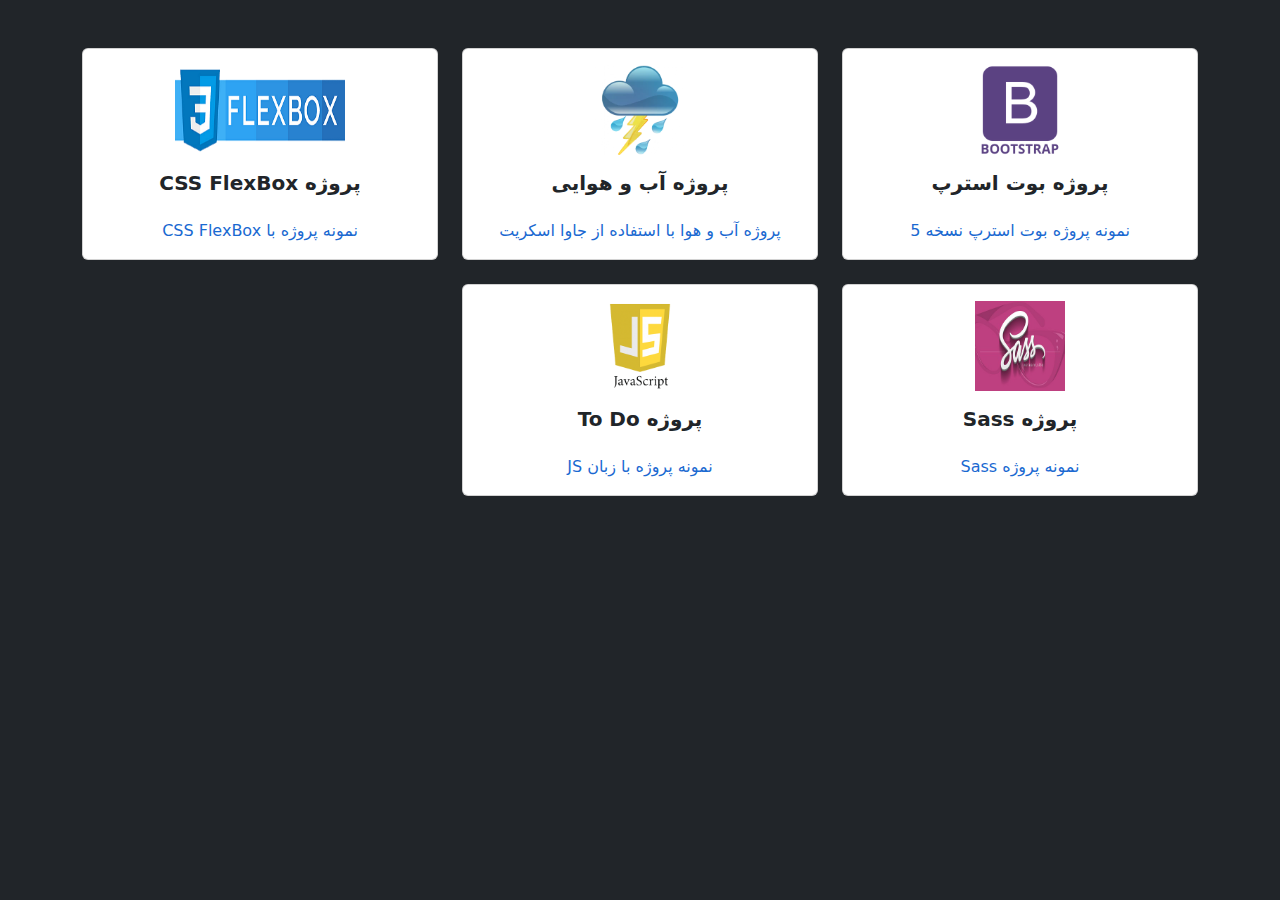
<file: index.html>
<!DOCTYPE html>
<html lang="en">

<head>
    <meta charset="UTF-8">
    <meta http-equiv="X-UA-Compatible" content="IE=edge">
    <meta name="viewport" content="width=device-width, initial-scale=1.0">
    <link rel="stylesheet" href="https://cdn.jsdelivr.net/npm/bootstrap@5.2.0/dist/css/bootstrap.min.css">
    <title>لیست پروژه ها</title>
    <style>
        a {
            text-decoration: none;
            color: #000;
        }

        a:hover {
            color: rgb(51, 36, 36)
        }

        .image {
            opacity: 1;

            transition: .5s ease;
            backface-visibility: hidden;
        }

        .middle {
            transition: .5s ease;
            opacity: 0;
            position: absolute;
            top: 50%;
            left: 50%;
            transform: translate(-50%, -50%);
            -ms-transform: translate(-50%, -50%);
            text-align: center;
        }

        .card {
            transition: 0.2s;
        }

        .card p {
            color: rgb(26, 105, 209);
        }

        .card:hover {
            background-color: #000;
            transition: all 0.6s;
            z-index: 999;
        }

        .card:hover p {
            color: rgb(231, 232, 233);
            opacity: 0.2;
        }

        .card:hover .image {
            opacity: 0.3;
            cursor: pointer;
        }

        .card:hover .middle {
            opacity: 1;
        }

        .text {

            font-size: 20px;
            padding: 16px 32px;
            background-color: aquamarine;
        }
    </style>
</head>

<body dir="rtl" class="bg-dark">
    <div class="container">
        <div class="row row-cols-1 row-cols-md-3 g-4 mt-4">
            <div class="col">
                <div class="card">
                    <div class="mt-3 text-center">
                        <img src="./index-file/boot.png" width="90px" height="90px" class="image" alt="..." />
                        <div class="middle">
                            <a href="http://mobinraz.github.io/projects/bootstrap test" class="text">مشاهده پروژه</a>
                        </div>
                    </div>
                    <div class="card-body">
                        <h5 class="card-title text-center fw-bold">پروژه بوت استرپ</h5>
                        <p class="card-text mt-4 text-center">نمونه پروژه بوت استرپ نسخه 5</p>
                    </div>
                </div>
            </div>
            <div class="col">
                <div class="card">
                    <div class="mt-3 text-center">
                        <img src="./index-file/app.webp" width="90px" height="90px" class="image" alt="..." />
                        <div class="middle">
                            <a href="http://mobinraz.github.io/projects/weatherJs" class="text">مشاهده پروژه</a>
                        </div>
                    </div>
                    <div class="card-body">
                        <h5 class="card-title text-center fw-bold">پروژه آب و هوایی </h5>
                        <p class="card-text mt-4 text-center">پروژه آب و هوا با استفاده از جاوا اسکریت </p>
                    </div>
                </div>
            </div>
            <div class="col">
                <div class="card">
                    <div class="mt-3 text-center">
                        <img src="./index-file/flex.png" width="170px" height="170px"
                            class="card-img-center img-fluid text-center image" alt="..." />
                        <div class="middle">
                            <a href="http://mobinraz.github.io/projects/flexProject" class="text">مشاهده پروژه</a>
                        </div>
                    </div>
                    <div class="card-body">
                        <h5 class="card-title text-center fw-bold">پروژه CSS FlexBox</h5>
                        <p class="card-text mt-4 text-center">نمونه پروژه با CSS FlexBox</p>
                    </div>
                </div>
            </div>
            <div class="col">
                <div class="card">
                    <div class="mt-3 text-center">
                        <img src="./index-file/sass.jpg" width="90px" height="90px" class="image" alt="..." />
                        <div class="middle">
                            <a href="http://mobinraz.github.io/projects/sass" class="text">مشاهده پروژه</a>
                        </div>
                    </div>
                    <div class="card-body">
                        <h5 class="card-title text-center fw-bold">پروژه Sass</h5>
                        <p class="card-text mt-4 text-center">نمونه پروژه Sass</p>
                    </div>
                </div>
            </div>
            <div class="col">
                <div class="card">
                    <div class="mt-3 text-center opacity-1">
                        <img src="./index-file/js.png" width="90px" height="90px" class="image" alt="..." />
                        <div class="middle">
                            <a  href="http://mobinraz.github.io/projects/Task" class="text">مشاهده پروژه</a>
                        </div>
                    </div>
                    <div class="card-body">
                        <h5 class="card-title text-center fw-bold">پروژه To Do</h5>
                        <p class="card-text mt-4 text-center">نمونه پروژه با زبان JS</p>
                    </div>
                </div>
            </div>
        </div>
    </div>
    <script src="https://cdn.jsdelivr.net/npm/bootstrap@5.2.0/dist/js/bootstrap.bundle.min.js"></script>
</body>

</html>
</file>
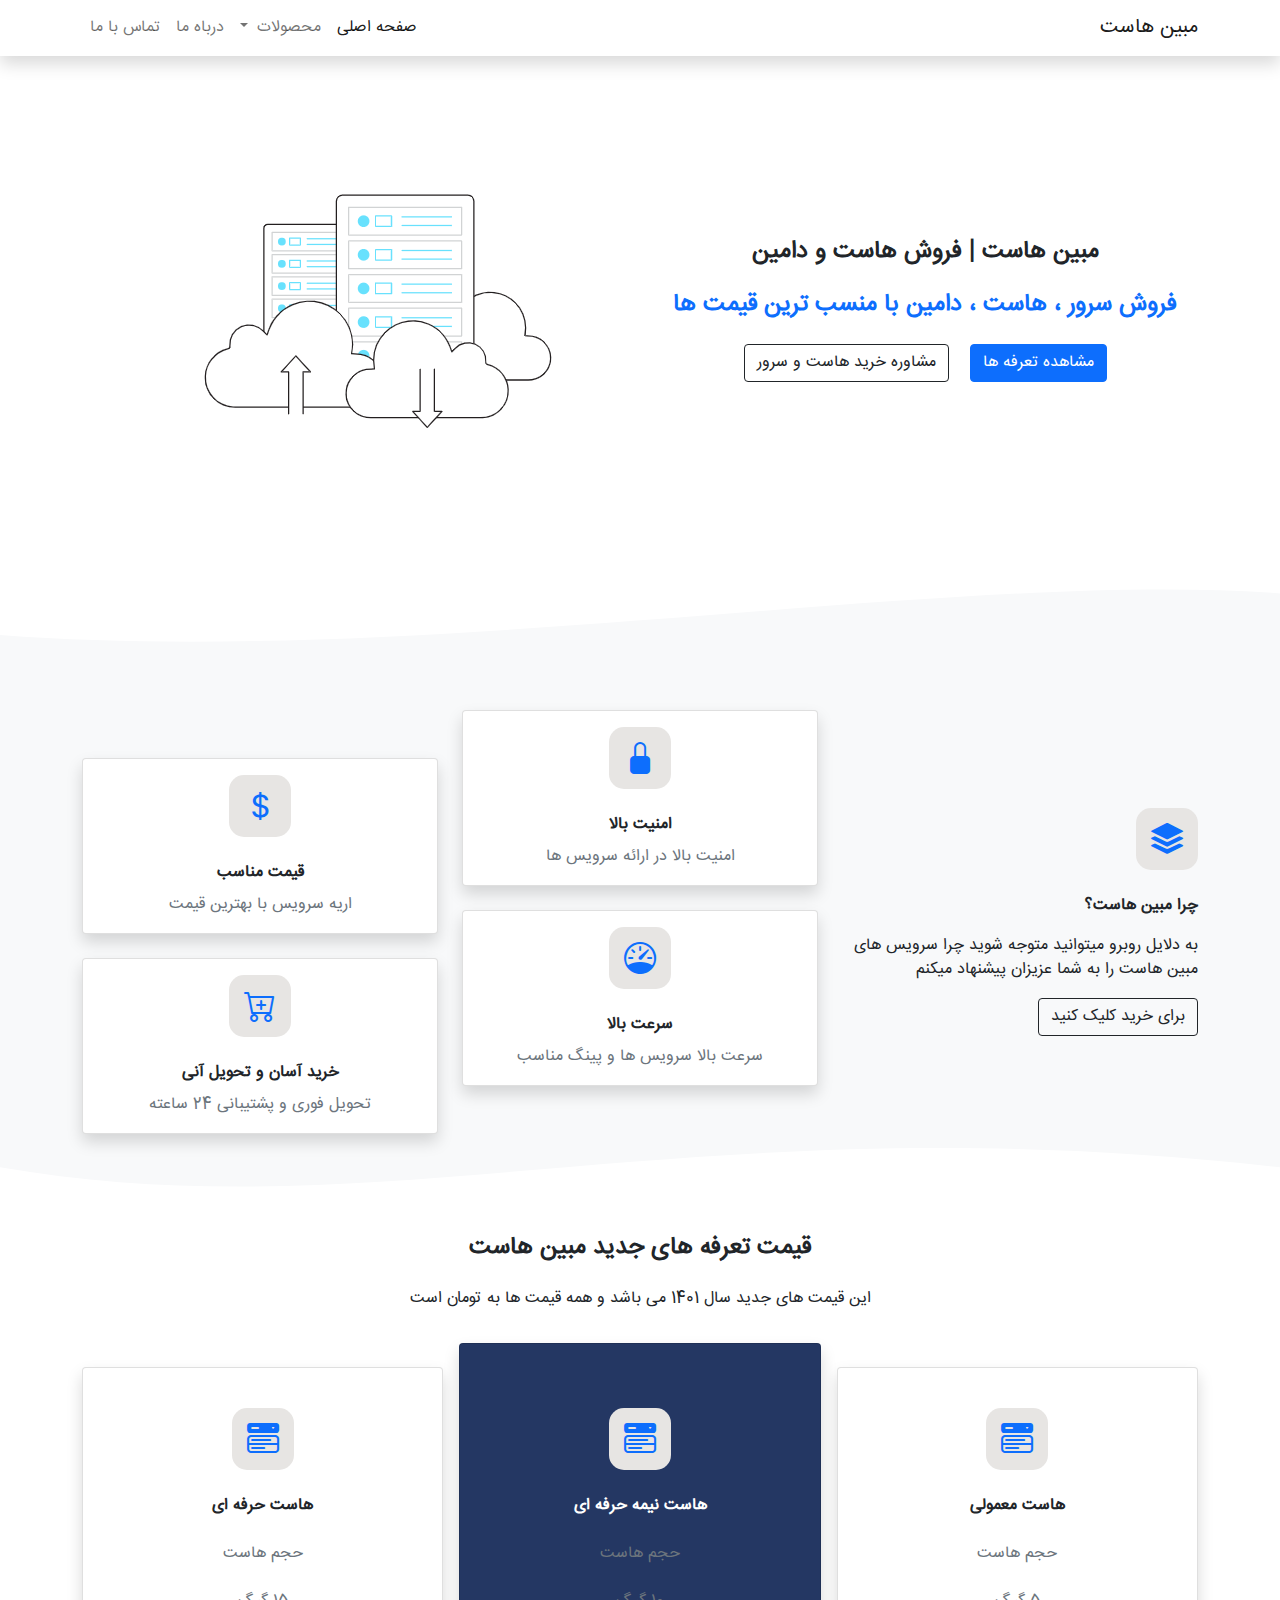
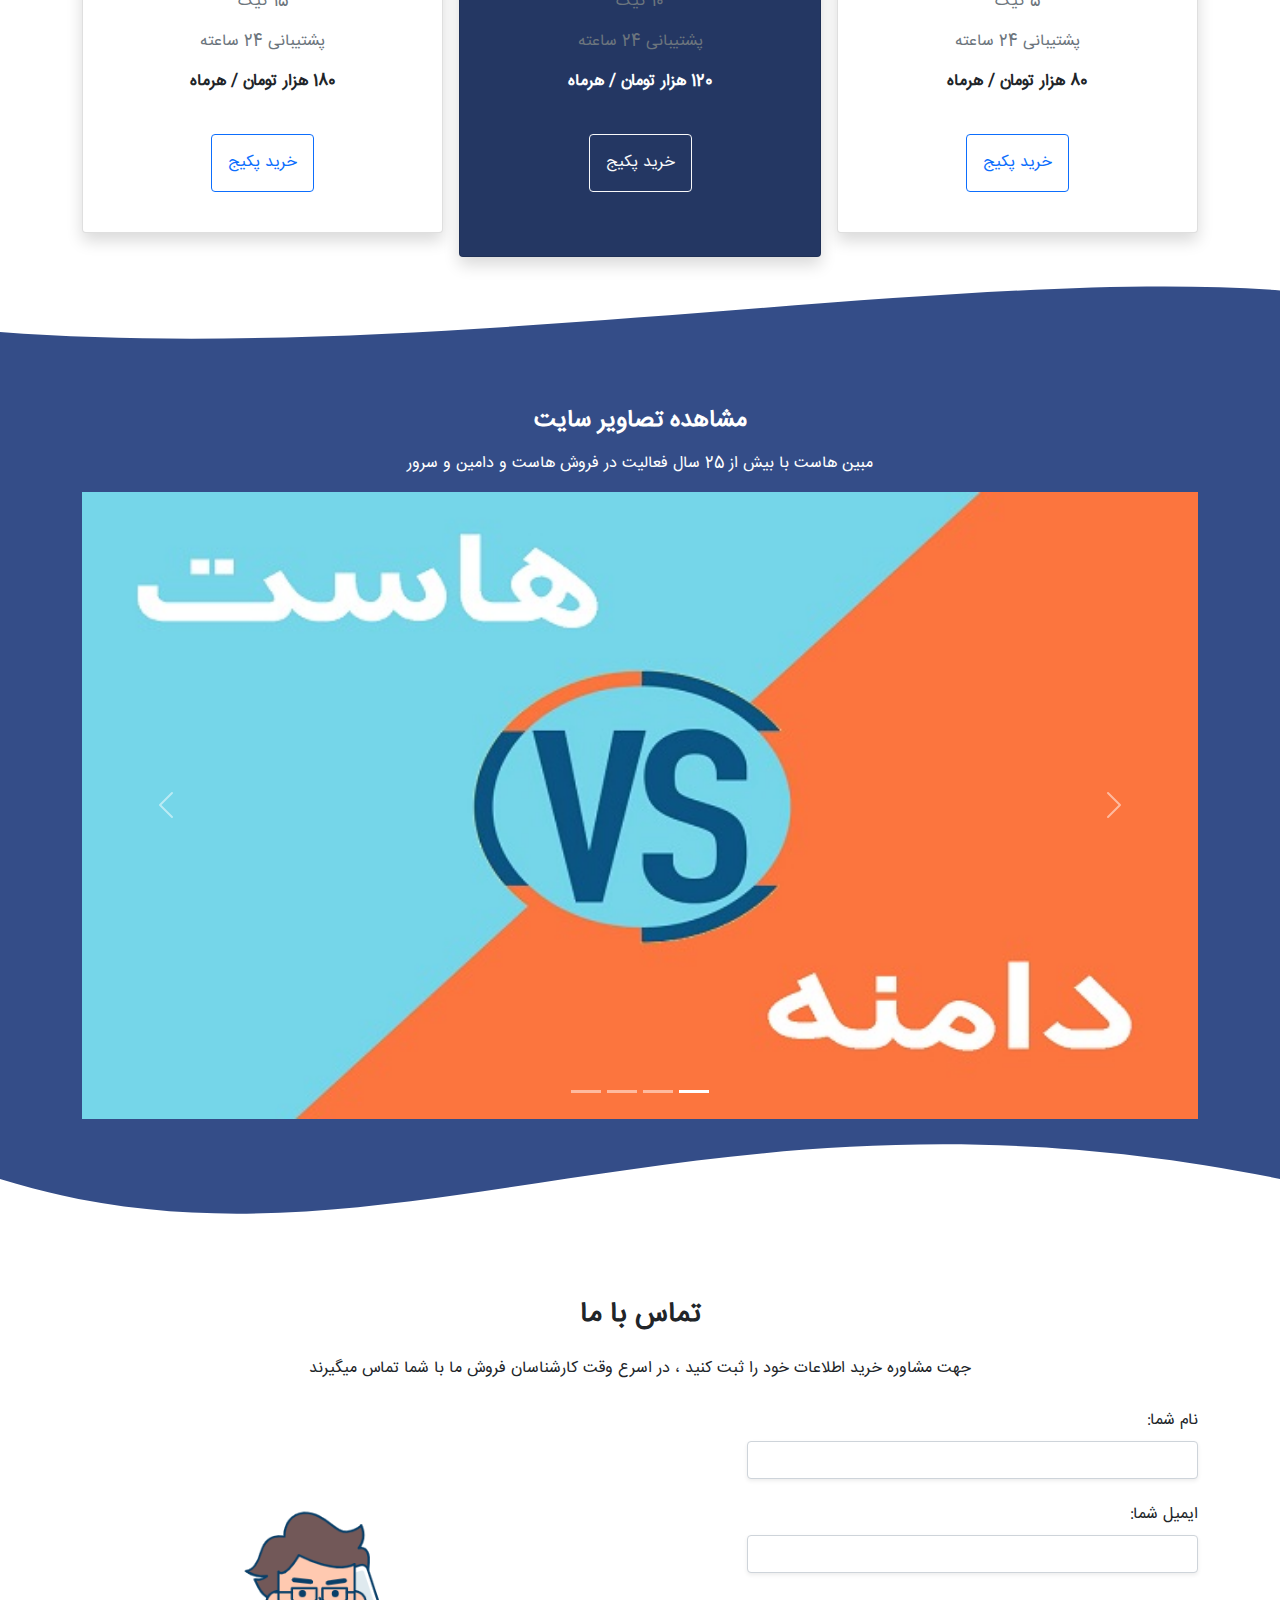
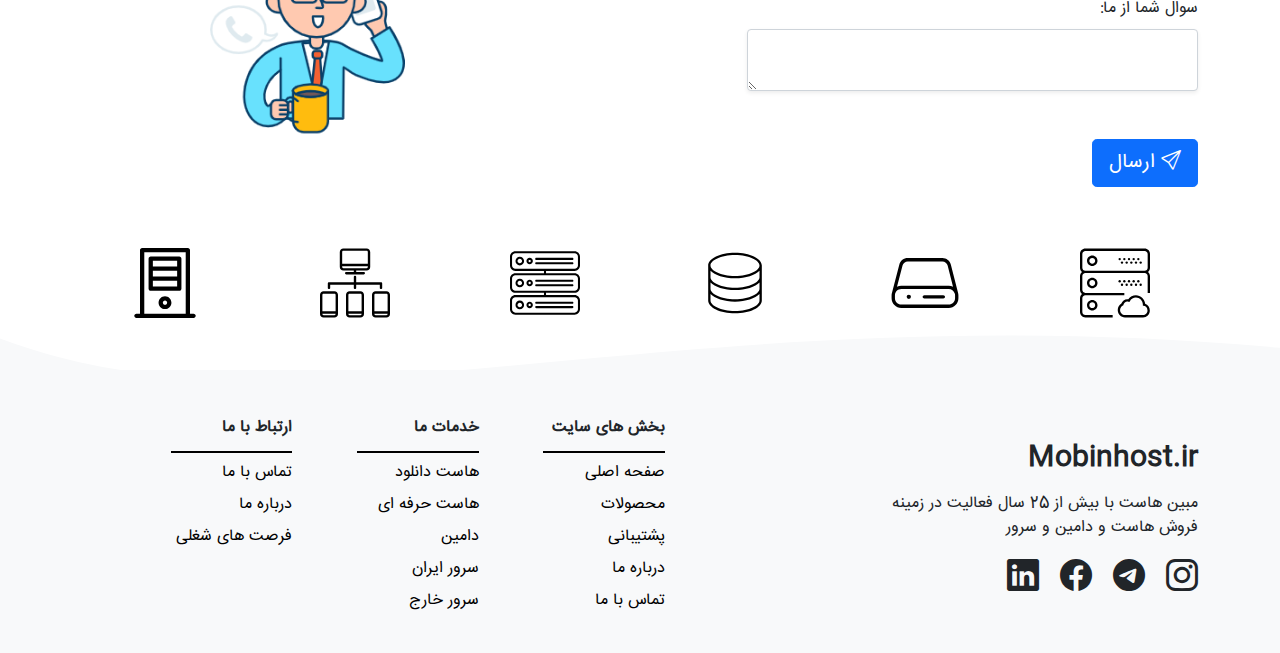
<file: bootstrap test/index.html>
<!DOCTYPE html>
<html dir="rtl" lang="fa">

<head>
    <!-- Required meta tags -->
    <meta charset="utf-8" />
    <meta name="viewport" content="width=device-width, initial-scale=1" />

    <!-- Bootstrap CSS -->
    <link rel="stylesheet" href="bootstrap/css/bootstrap.rtl.min.css" />
    <link rel="stylesheet" href="https://cdn.jsdelivr.net/npm/bootstrap-icons@1.8.1/font/bootstrap-icons.css">
    <link rel="stylesheet" href="bootstrap/css/style.css">
    <title>Bootstrap Project</title>
</head>

<body>
    <header class="shadow">
        <nav class="navbar navbar-expand-lg navbar-light bg-white">
            <div class="container">
                <a class="navbar-brand" href="#">مبین هاست</a>
                <button class="navbar-toggler" type="button" data-bs-toggle="collapse"
                    data-bs-target="#navbarSupportedContent" aria-controls="navbarSupportedContent"
                    aria-expanded="false" aria-label="Toggle navigation">
                    <span class="navbar-toggler-icon"></span>
                </button>
                <div class="collapse navbar-collapse" id="navbarSupportedContent">
                    <ul class="navbar-nav ms-auto mb-2 mb-lg-0">
                        <li class="nav-item">
                            <a class="nav-link active" aria-current="page" href="#">صفحه اصلی</a>
                        </li>

                        <li class="nav-item dropdown">
                            <a class="nav-link dropdown-toggle" href="#" id="navbarDropdown" role="button"
                                data-bs-toggle="dropdown" aria-expanded="false">
                                محصولات
                            </a>
                            <ul class="dropdown-menu" aria-labelledby="navbarDropdown">
                                <li><a class="dropdown-item" href="#">خرید هاست</a></li>
                                <li><a class="dropdown-item" href="#">خرید دامین</a></li>
                                <li><a class="dropdown-item" href="#">خرید سرور داخلی</a></li>
                                <li><a class="dropdown-item" href="#">خرید سرور خارجی</a></li>
                            </ul>
                        </li>
                        <li class="nav-item">
                            <a class="nav-link">درباه ما</a>
                        </li>
                        <li class="nav-item">
                            <a class="nav-link">تماس با ما</a>
                        </li>
                    </ul>

                </div>
            </div>
        </nav>
    </header>

    <section class="mt-4 mt-md-1">
        <div class="container">
            <div class="row align-items-center">
                <div class="col-md-6 text-sm-center text-xs-center">
                    <h4 class="fw-bold">مبین هاست | فروش هاست و دامین</h4>
                    <h4 class="text-primary my-4 fw-bold">فروش سرور ، هاست ، دامین با منسب ترین قیمت ها</h4>
                    <a href="#tarefe"> <button class="btn btn-primary">مشاهده تعرفه ها</button></a>
                    <a href="#contact"><button class="btn btn-outline-dark ms-3">مشاوره خرید هاست و سرور</button></a>
                </div>
                <div class="col-md-6 mt-4 mt-md-0">
                    <img class="img-fluid" src="images/Data Hosting_Flatline.png" alt="">
                </div>
            </div>
        </div>
    </section>

    <div style="height: 150px; overflow: hidden;"><svg viewBox="0 0 500 150" preserveAspectRatio="none"
            style="height: 100%; width: 100%;">
            <path d="M-30.18,67.58 C156.03,123.83 399.83,-10.35 529.62,41.93 L500.00,150.00 L-51.63,223.52 Z"
                style="stroke: none; fill: #f8f9fa;"></path>
        </svg>
    </div>
    <section class="bg-light">
        <div class="container">
            <div class="row g-4 align-items-center">
                <div class="col-md-4">
                    <i class="bi bi-stack icon fs-2 mb-4"></i>
                    <p class="fw-bold">چرا مبین هاست؟</p>
                    <p>به دلایل روبرو میتوانید متوجه شوید چرا سرویس های مبین هاست را به شما عزیزان پیشنهاد میکنم</p>
                    <a href="#tarefe"> <button class="btn btn-outline-dark">برای خرید کلیک کنید</button></a>
                </div>
                <div class="col-md-8">
                    <div class="row">
                        <div class="col-md-6">
                            <div class="card shadow text-center">
                                <div class="card-body">
                                    <i class="bi bi-lock-fill icon fs-2 mb-4"></i>
                                    <p class="card-title fw-bold mb-2">امنیت بالا</p>
                                    <p class="card-text text-muted">امنیت بالا در ارائه سرویس ها</p>
                                </div>
                            </div>
                            <div class="card shadow text-center mt-4">
                                <div class="card-body">
                                    <i class="bi bi-speedometer icon fs-2 mb-4"></i>
                                    <p class="card-title fw-bold mb-2">سرعت بالا</p>
                                    <p class="card-text text-muted">سرعت بالا سرویس ها و پینگ مناسب</p>
                                </div>
                            </div>
                        </div>
                        <div class="col-md-6 mt-5">
                            <div class="card shadow text-center">
                                <div class="card-body">
                                    <i class="bi bi-currency-dollar icon fs-2 mb-4"></i>
                                    <p class="card-title fw-bold mb-2">قیمت مناسب</p>
                                    <p class="card-text text-muted"> اریه سرویس با بهترین قیمت</p>
                                </div>
                            </div>
                            <div class="card shadow text-center mt-4">
                                <div class="card-body">
                                    <i class="bi bi-cart-plus icon fs-2 mb-4"></i>
                                    <p class="card-title fw-bold mb-2">خرید آسان و تحویل آنی</p>
                                    <p class="card-text text-muted">تحویل فوری و پشتیبانی 24 ساعته</p>
                                </div>
                            </div>
                        </div>
                    </div>
                </div>
            </div>
        </div>
    </section>
    <div style="height: 100px; overflow: hidden;"><svg viewBox="0 0 500 150" preserveAspectRatio="none"
            style="height: 100%; width: 100%;">
            <path d="M0.00,49.98 C150.00,150.00 271.49,-49.98 500.00,49.98 L500.00,0.00 L0.00,0.00 Z"
                style="stroke: none; fill: #f8f9fa;"></path>
        </svg></div>

    <section id="tarefe">
        <div class="container">
            <div class="row text-center">
                <h4 class="fw-bold mb-4">قیمت تعرفه های جدید مبین هاست</h4>
                <div class="p">این قیمت های جدید سال 1401 می باشد و همه قیمت ها به تومان است</div>
            </div>
            <div class="row g-3 align-items-center mt-3">
                <div class="col-md-4">
                    <div class="card shadow text-center py-4">
                        <div class="card-body">
                            <i class="bi bi-menu-button-wide-fill icon fs-2 mb-4"></i>
                            <p class="card-title fw-bold mb-4">هاست معمولی</p>
                            <p class="card-text text-muted mb-4">حجم هاست</p>
                            <p class="card-text text-muted">5 گیگ</p>
                            <p class="card-text text-muted">پشتیبانی 24 ساعته</p>
                            <p class="card-text text-dark fw-bold">80 هزار تومان / هرماه</p>
                            <button class="btn btn-outline-primary mt-4 p-3">خرید پکیج</button>
                        </div>
                    </div>
                </div>
                <div class="col-md-4">
                    <div class="card shadow text-center py-5 bg-blue-dark text-white">
                        <div class="card-body">
                            <i class="bi bi-menu-button-wide-fill icon fs-2 mb-4"></i>
                            <p class="card-title fw-bold mb-4">هاست نیمه حرفه ای</p>
                            <p class="card-text text-muted mb-4">حجم هاست</p>
                            <p class="card-text text-muted">10 گیگ</p>
                            <p class="card-text text-muted">پشتیبانی 24 ساعته</p>
                            <p class="card-text fw-bold">120 هزار تومان / هرماه</p>
                            <button class="btn btn-outline-light mt-4 p-3">خرید پکیج</button>
                        </div>
                    </div>
                </div>
                <div class="col-md-4">
                    <div class="card shadow text-center py-4">
                        <div class="card-body">
                            <i class="bi bi-menu-button-wide-fill icon fs-2 mb-4"></i>
                            <p class="card-title fw-bold mb-4">هاست حرفه ای</p>
                            <p class="card-text text-muted mb-4">حجم هاست</p>
                            <p class="card-text text-muted">15 گیگ</p>
                            <p class="card-text text-muted">پشتیبانی 24 ساعته</p>
                            <p class="card-text text-dark fw-bold">180 هزار تومان / هرماه</p>
                            <button class="btn btn-outline-primary mt-4 p-3">خرید پکیج</button>
                        </div>
                    </div>
                </div>
            </div>
        </div>
    </section>
    <!-- start carousel part -->
    <div style="height: 150px; overflow: hidden;"><svg viewBox="0 0 500 150" preserveAspectRatio="none"
            style="height: 100%; width: 100%;">
            <path d="M-30.18,67.58 C156.03,123.83 399.83,-10.35 529.62,41.93 L500.00,150.00 L-51.63,223.52 Z"
                style="stroke: none; fill: #344d88;"></path>
        </svg></div>

    <section style="background-color: #344d88;">
        <div class="container">
            <div class="row text-center text-white">
                <h4 class="fw-bold mb-3">مشاهده تصاویر سایت</h4>
                <p>مبین هاست با بیش از 25 سال فعالیت در فروش هاست و دامین و سرور</p>
            </div>
            <div class="col">
                <div class="row">
                    <div id="carouselExampleControls" class="carousel slide" data-bs-ride="carousel">
                        <div id="carouselExampleIndicators" class="carousel slide" data-bs-ride="carousel">
                            <div class="carousel-indicators">
                                <button type="button" data-bs-target="#carouselExampleIndicators" data-bs-slide-to="0"
                                    class="active" aria-current="true" aria-label="Slide 1"></button>
                                <button type="button" data-bs-target="#carouselExampleIndicators" data-bs-slide-to="1"
                                    aria-label="Slide 2"></button>
                                <button type="button" data-bs-target="#carouselExampleIndicators" data-bs-slide-to="2"
                                    aria-label="Slide 3"></button>
                                <button type="button" data-bs-target="#carouselExampleIndicators" data-bs-slide-to="3"
                                    aria-label="Slide 4"></button>
                            </div>
                            <div class="carousel-inner">
                                <div class="carousel-item active">
                                    <img src="images/1.jpg" class="d-block w-100" alt="...">
                                </div>
                                <div class="carousel-item">
                                    <img src="images/img_2.jpg" class="d-block w-100" alt="...">
                                </div>
                                <div class="carousel-item">
                                    <img src="images/img_3.jpg" class="d-block w-100" alt="...">
                                </div>
                                <div class="carousel-item">
                                    <img src="images/img_4.jpg" class="d-block w-100" alt="...">
                                </div>
                            </div>
                            <button class="carousel-control-prev" type="button"
                                data-bs-target="#carouselExampleControls" data-bs-slide="prev">
                                <span class="carousel-control-prev-icon" aria-hidden="true"></span>
                                <span class="visually-hidden">Previous</span>
                            </button>
                            <button class="carousel-control-next" type="button"
                                data-bs-target="#carouselExampleControls" data-bs-slide="next">
                                <span class="carousel-control-next-icon" aria-hidden="true"></span>
                                <span class="visually-hidden">Next</span>
                            </button>
                        </div>
                    </div>
                </div>
            </div>
    </section>


    <div style="height: 180px; overflow: hidden;"><svg viewBox="0 0 500 150" preserveAspectRatio="none"
            style="height: 100%; width: 100%;">
            <path d="M0.00,49.98 C150.00,150.00 271.49,-49.98 500.00,49.98 L500.00,0.00 L0.00,0.00 Z"
                style="stroke: none; fill: #344d88;"></path>
        </svg></div>
    <!-- end carousel part -->

    <!-- start contact form -->
    <section id="contact">
        <div class="container">
            <div class="row text-center">
                <h3 class="fw-bold mb-4">تماس با ما</h3>
                <p>جهت مشاوره خرید اطلاعات خود را ثبت کنید ، در اسرع وقت کارشناسان فروش ما با شما تماس میگیرند</p>
            </div>
            <div class="row align-items-center">
                <div class="col-md-5 ">
                    <form>
                        <div class="mb-4">
                            <label for="name" class="form-label">نام شما:</label>
                            <input id="name" type="text" class="form-control shadow-sm">
                        </div>
                        <div class="mb-4">
                            <label for="mail" class="form-label">ایمیل شما:</label>
                            <input id="mail" type="email" class="form-control shadow-sm">
                        </div>
                        <div class="mb-5">
                            <label for="comment" class="form-label">سوال شما از ما:</label>
                            <textarea id="comment" class="form-control shadow-sm"></textarea>
                        </div>
                        <div class="">
                            <button class="btn btn-lg btn-primary mb-5"><i class="bi bi-send "></i> ارسال</button>
                        </div>
                    </form>
                </div>
                <div class="col-md-5 offset-md-2">
                    <img src="images/Calling_Outline.png" alt="" class="img-fluid">
                </div>
            </div>


            <div class="row gy-5 text-center">
                <div class="col-md-2">
                    <img width="70px" src="images/1.svg" alt="" class="img-fluid anime">
                </div>
                <div class="col-md-2">
                    <img width="70px" src="images/2.svg" alt="" class="img-fluid anime">
                </div>
                <div class="col-md-2">
                    <img width="70px" src="images/3.svg" alt="" class="img-fluid anime">
                </div>
                <div class="col-md-2">
                    <img width="70px" src="images/4.svg" alt="" class="img-fluid anime">
                </div>
                <div class="col-md-2">
                    <img width="70px" src="images/5.svg" alt="" class="img-fluid anime">
                </div>
                <div class="col-md-2">
                    <img width="70px" src="images/6.svg" alt="" class="img-fluid anime">
                </div>
            </div>
        </div>
    </section>

    <!-- end contact form -->

    <!-- start footer part -->

    <div style="height: 100px; overflow: hidden;"><svg viewBox="0 0 500 150" preserveAspectRatio="none"
            style="height: 100%; width: 100%;">
            <path d="M-17.21,2.48 C115.40,247.22 273.42,-99.16 575.90,80.44 L500.00,150.00 L0.00,150.00 Z"
                style="stroke: none; fill: #f8f9fa;"></path>
        </svg></div>

    <footer class="bg-light">
        <div class="container pb-4">
            <div class="row g-5 align-items-center">
                <div class="col-md-4">
                    <h3 class="fw-bold mb-3">Mobinhost.ir</h3>
                    <p>مبین هاست با بیش از 25 سال فعالیت در زمینه فروش هاست و دامین و سرور</p>
                    <i class="bi bi-instagram fs-2"></i>
                    <i class="bi bi-telegram fs-2 mx-3"></i>
                    <i class="bi bi-facebook fs-2 me-3"></i>
                    <i class="bi bi-linkedin fs-2"></i>
                </div>
                <div class="col-md-7 offset-md-1">
                    <div class="container">
                        <div class="row">
                            <div class="col-md-4">
                                <h6 class="fw-bold footer-header w-75">بخش های سایت</h6>
                                <ul class="list-unstyled">
                                    <li><a class="footer-link" href="#">صفحه اصلی</a></li>
                                    <li class="my-2"><a class="footer-link" href="#">محصولات</a></li>
                                    <li><a class="footer-link" href="#">پشتیبانی</a></li>
                                    <li class="my-2"><a class="footer-link" href="#">درباره ما</a></li>
                                    <li><a class="footer-link" href="#">تماس با ما</a></li>
                                </ul>
                            </div>
                            <div class="col-md-4">
                                <h6 class="fw-bold footer-header w-75">خدمات ما</h6>
                                <ul class="list-unstyled">
                                    <li><a class="footer-link" href="#">هاست دانلود</a></li>
                                    <li class="my-2"><a class="footer-link" href="#">هاست حرفه ای</a></li>
                                    <li><a class="footer-link" href="#">دامین</a></li>
                                    <li class="my-2"><a class="footer-link" href="#">سرور ایران</a></li>
                                    <li><a class="footer-link" href="#">سرور خارج</a></li>
                                </ul>
                            </div>
                            <div class="col-md-4">
                                <h6 class="fw-bold footer-header w-75">ارتباط با ما</h6>
                                <ul class="list-unstyled">
                                    <li><a class="footer-link" href="#">تماس با ما</a></li>
                                    <li class="my-2"><a class="footer-link" href="#">درباره ما</a></li>
                                    <li><a class="footer-link" href="#">فرصت های شغلی</a></li>
                                </ul>
                            </div>
                        </div>
                    </div>
                </div>
            </div>
        </div>
    </footer>
    <!-- end footer part -->
    <script src="bootstrap/js/bootstrap.bundle.min.js"></script>
</body>

</html>
</file>
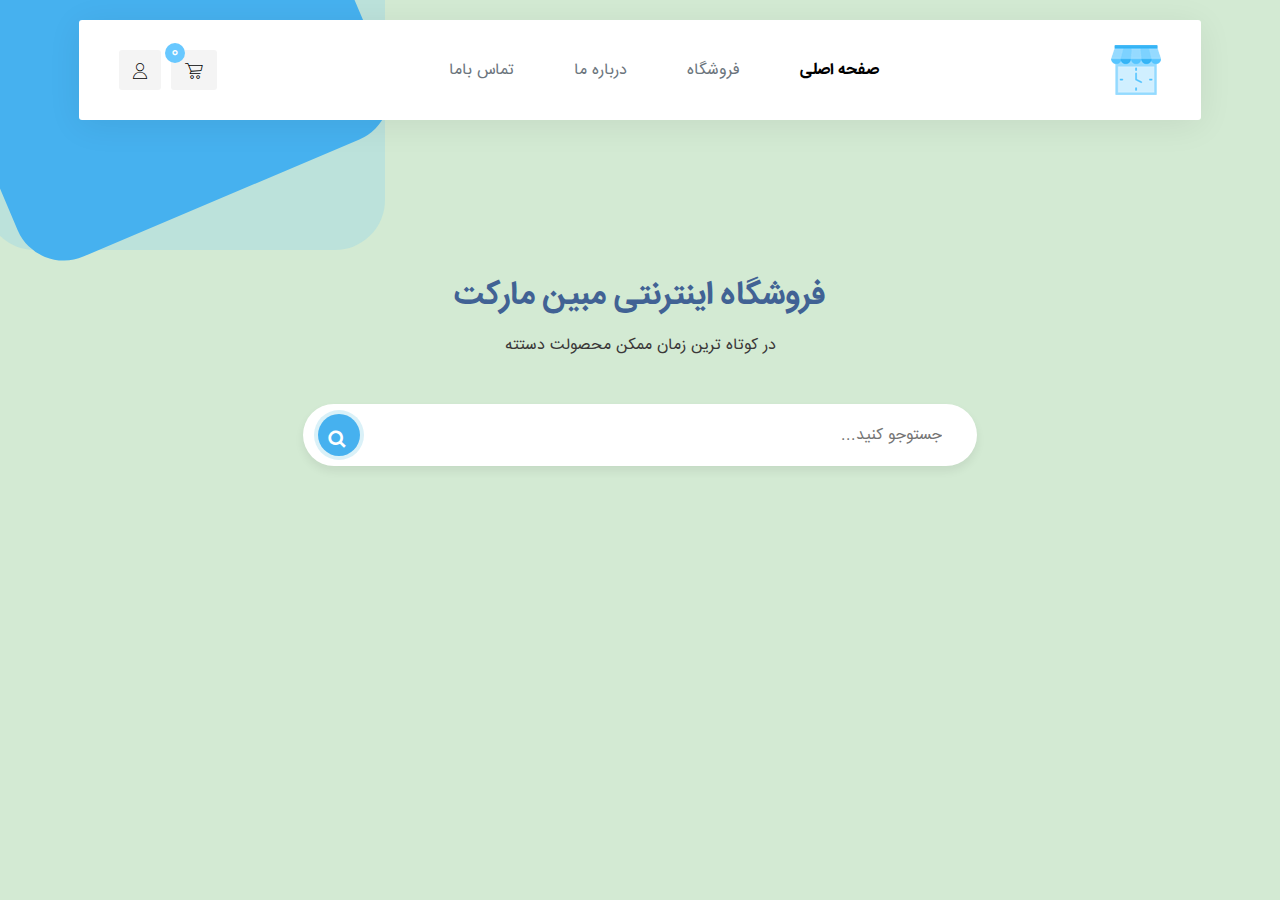
<file: Shop Site/index.html>
<!doctype html>
<html lang="fa">

<head>
    <meta charset="UTF-8">
    <meta name="viewport" content="width=device-width, initial-scale=1.0">
    <meta http-equiv="X-UA-Compatible" content="ie=edge">
    <link rel="stylesheet" href="css/style.css">
    <link rel="stylesheet" href="css/font.css">
    <title>فروشگاه ریسپانسیو</title>
</head>

<body>
    <header class="header">
        <div class="header__shape">
            <div class="header__shape-inner"></div>
        </div>
        <div class="container">
            <div class="navbar">
                <div class="navbar_row">
                    <div class="logo"><a href="index.html" class="header_logo"></a></div>
                    <div class="navbar_item">
                        <ul class="navbar_ul">
                            <li class="ul_items"><a href="" class="ul_link active">صفحه اصلی</a></li>
                            <li class="ul_items has-sub"><a href="" class="ul_link">فروشگاه</a>
                                <ul class="ul_sub">
                                    <li class="ul_items"><a href="" class="ul_link">لوازم خانگی</a></li>
                                    <li class="ul_items"><a href="" class="ul_link">لوازم بهداشتی</a></li>
                                    <li class="ul_items has-sub"><a href="" class="ul_link">آلات موسیقی</a>
                                        <ul class="ul_sub">
                                            <li class="ul_items"><a href="" class="ul_link">کوبه ای</a></li>
                                            <li class="ul_items"><a href="" class="ul_link">زهی</a></li>
                                            <li class="ul_items"><a href="" class="ul_link">بادی</a></li>
                                            <li class="ul_items has-sub"><a href="" class="ul_link">تجهیزات
                                                    استودیویی</a>
                                                <ul class="ul_sub">
                                                    <li class="ul_items"><a href="" class="ul_link">هدفون</a></li>
                                                    <li class="ul_items"><a href="" class="ul_link">میکروفون</a></li>
                                                    <li class="ul_items"><a href="" class="ul_link">اسپیکر
                                                            مانیتورینگ</a></li>
                                                    <li class="ul_items"><a href="" class="ul_link">پنل آگوستیک</a></li>
                                                </ul>
                                            </li>
                                        </ul>
                                    </li>
                                    <li class="ul_items"><a href="" class="ul_link">دیجیتال</a></li>
                                </ul>
                            </li>
                            <li class="ul_items"><a href="" class="ul_link">درباره ما</a></li>
                            <li class="ul_items"><a href="" class="ul_link">تماس باما</a></li>
                        </ul>
                    </div>
                    <div class="navbar_action">
                        <div class="header_basket">
                            <span class="header_basket_icon"></span>
                            <span class="header_basket_count">0</span>
                            <div class="header_dropdown">
                                <div class="header_dropdown_content dropdown_content_shopOverflow ">
                                    <p>1</p>
                                    <p>1</p>
                                    <p>1</p>
                                    <p>1</p>
                                    <p>1</p>
                                    <p>1</p>
                                    <p>1</p>

                                </div>
                            </div>
                        </div>
                        <div class="header_account">
                            <span class="header_account_icon"></span>
                            <div class="header_dropdown drop_width">
                                <div class="header_dropdown_content">Account</div>
                            </div>
                        </div>
                    </div>
                </div>
            </div>
            <div class="header_top">
                <div class="header_top_content">
                    <h1 class="top_h1">فروشگاه اینترنتی مبین مارکت</h1>
                    <p class="top_h1_p">در کوتاه ترین زمان ممکن محصولت دستته</p>
                </div>
                <form class="header_form">
                    <div class="header_search">
                        <input type="search" class="search" placeholder="جستوجو کنید...">
                        <button class="btn_search btn btn_brand btn_shadow"></button>
                    </div>
                </form>
            </div>
        </div>
    </header>



    <script src="js/jquery-3.4.1.min.js"></script>
    <script src="js/js.js"></script>
</body>

</html>
</file>
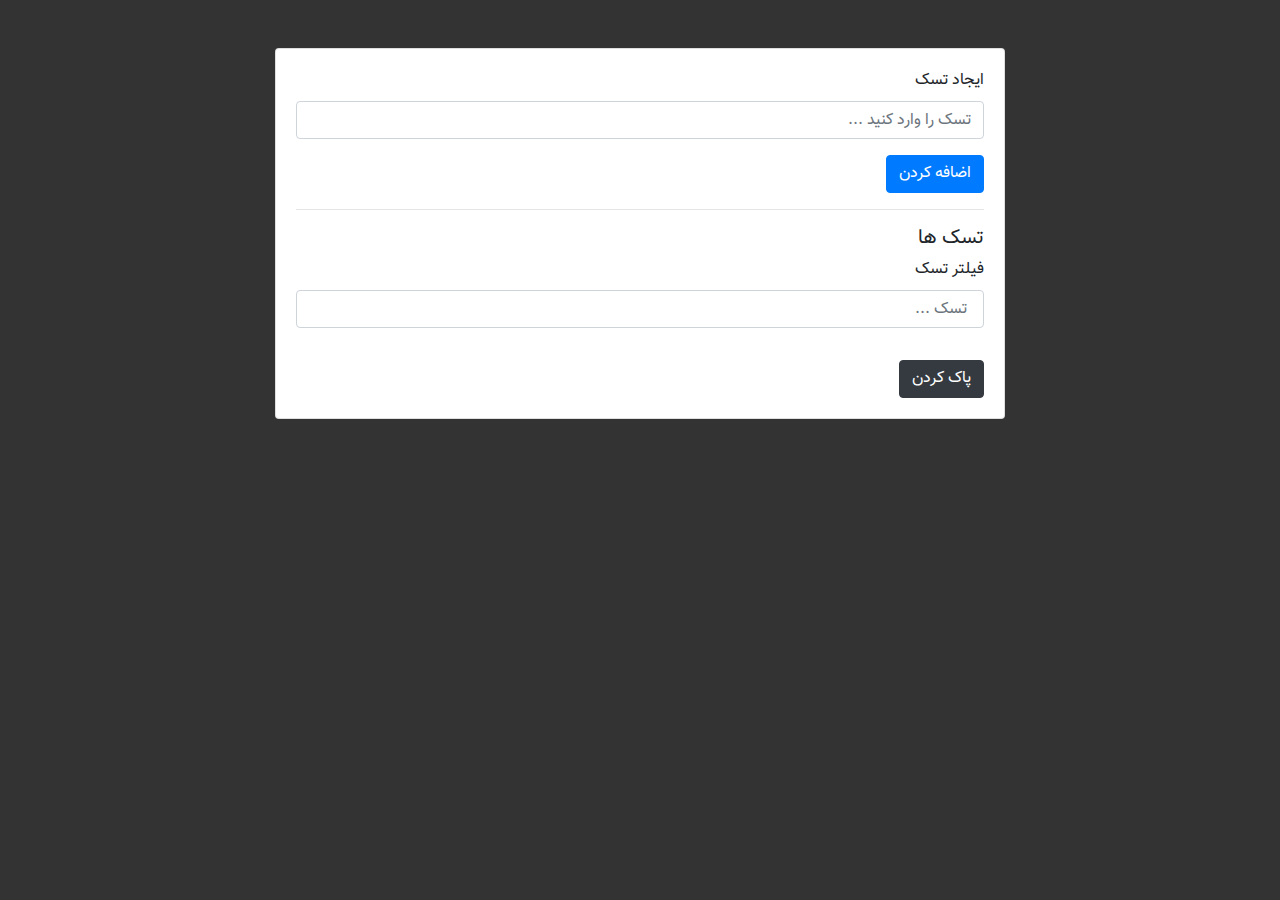
<file: Task/index.html>
<!DOCTYPE html>
<html lang="fa" dir="rtl">

<head>
  <meta charset="UTF-8" />
  <meta name="viewport" content="width=device-width, initial-scale=1.0" />
  <meta http-equiv="X-UA-Compatible" content="ie=edge" />
  <link rel="stylesheet" href="https://stackpath.bootstrapcdn.com/bootstrap/4.3.1/css/bootstrap.min.css"
    integrity="sha384-ggOyR0iXCbMQv3Xipma34MD+dH/1fQ784/j6cY/iJTQUOhcWr7x9JvoRxT2MZw1T" crossorigin="anonymous" />
  <link rel="stylesheet" href="https://use.fontawesome.com/releases/v5.8.2/css/all.css"
    integrity="sha384-oS3vJWv+0UjzBfQzYUhtDYW+Pj2yciDJxpsK1OYPAYjqT085Qq/1cq5FLXAZQ7Ay" crossorigin="anonymous" />

  <link rel="stylesheet" href="./css/main.css" />
  <title>Task</title>
</head>

<body>

  <div class="section mt-5">
    <div class="container">
      <div class="row justify-content-md-center">
        <div class="col-12 col-md-8">
          <div id="main" class="card">
            <div class="card-body">
              <form id="task-form">
                <div class="form-group">
                  <label for="task">ایجاد تسک</label>
                  <input type="text" class="form-control" name="task" id="task"
                    placeholder="تسک را وارد کنید ...">
                </div>
                <button type="submit" class="btn btn-primary">اضافه کردن</button>
              </form>

              <hr>

              <h5> تسک ها </h5>
              <div class="form-group">
                <label for="filter">فیلتر تسک</label>
                <input type="email" class="form-control" name="filter" id="filter"
                  placeholder=" تسک ...">
              </div>

              <div>
                <ul class="list-group pr-0">
                  <!-- <li class="list-group-item d-flex align-items-center">
                    تسک 1
                    <i class="fas fa-times text-danger mr-auto delete-item"></i>
                  </li> -->
                 
                </ul>
              </div>

              <button type="submit" class="clear-tasks btn btn-dark mt-3">پاک کردن</button>

            </div>
          </div>
        </div>
      </div>
    </div>
  </div>

  <script src="app.js"></script>
 
</body>

</html>
</file>
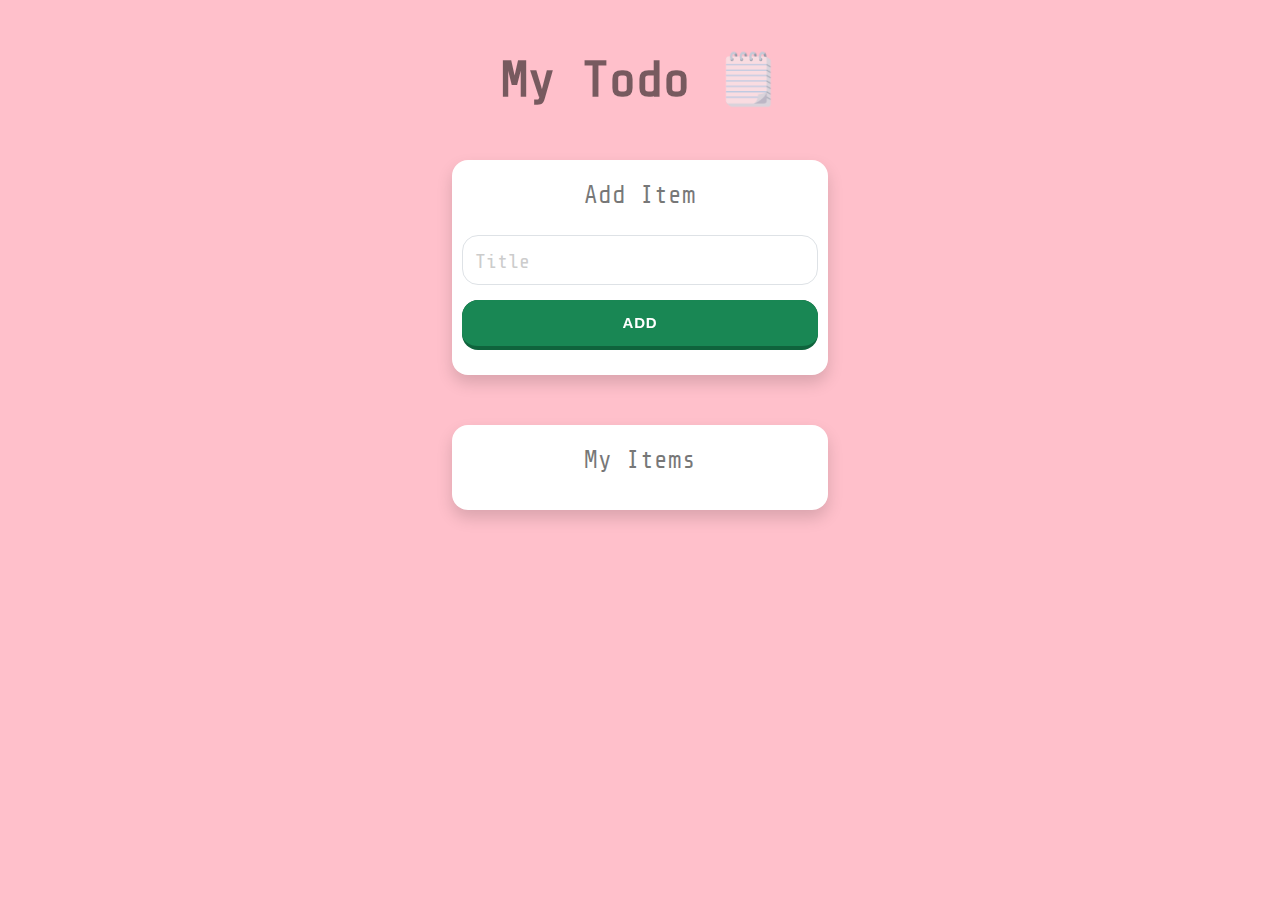
<file: to-do/index.html>
<!DOCTYPE html>
<html lang="en">

<head>
  <meta charset="UTF-8">
  <title>To do</title>
  <link rel="stylesheet" href="css/main.css">
</head>

<body>

  <div id="app">
    <h1>My Todo 🗒️</h1>

    <div class="container">
      <form>
        <h2>Add Item</h2>
        <input type="text" id="title" placeholder="Title" class="form-control" autocomplete="off">
        <button>Add</button>
      </form>

      <div class="items">
        <h2>My Items</h2>
      </div>
    </div>
  </div>

  <script src="js/main.js"></script>
</body>

</html>
</file>
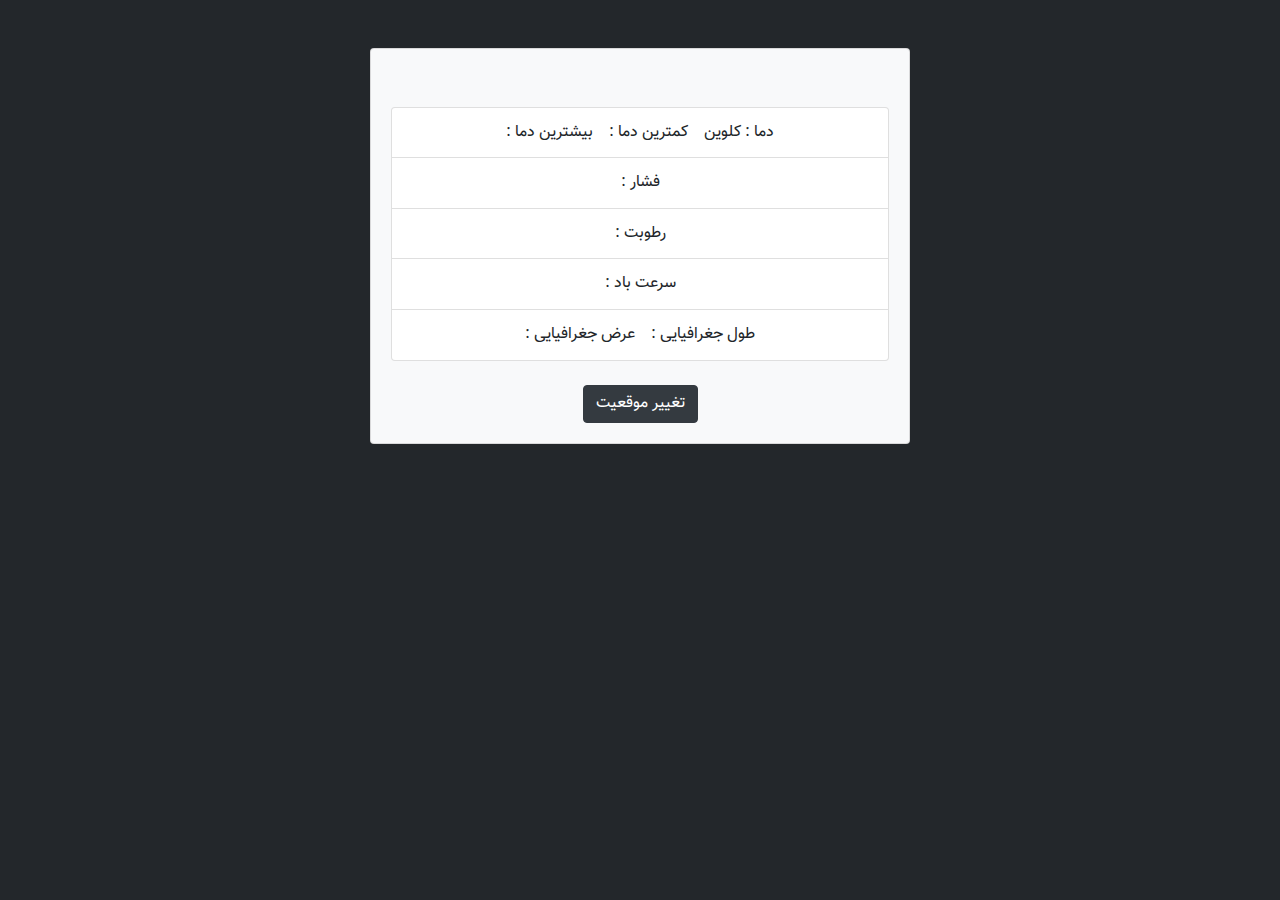
<file: weatherJs/index.html>
<!doctype html>
<html lang="en" dir="rtl">

<head>
    <!-- Required meta tags -->
    <meta charset="utf-8">
    <meta name="viewport" content="width=device-width, initial-scale=1, shrink-to-fit=no">

    <!-- Bootstrap CSS -->
    <link rel="stylesheet" href="https://stackpath.bootstrapcdn.com/bootstrap/4.4.1/css/bootstrap.min.css"
        integrity="sha384-Vkoo8x4CGsO3+Hhxv8T/Q5PaXtkKtu6ug5TOeNV6gBiFeWPGFN9MuhOf23Q9Ifjh" crossorigin="anonymous">

    <link rel="stylesheet" href="./css/main.css">
    <title>Weather.Js</title>
</head>

<body>



    <div class="container">
        <div class="row">
            <div class="col-md-6 mx-auto mt-5">
                <div class="card bg-light text-center">
                    <div class="card-body">

                        <h3 class="card-title">
                            <span id="w-location"> </span>
                        </h3>

                        <h4 class="mb-0" id="w-main"> </h4>

                        <img id="w-icon" alt="">

                        <ul class="list-group p-0">
                            <li class="list-group-item d-flex justify-content-center">
                                <div>
                                    دما : <span id="w-temp"> </span> کلوین
                                </div>
                                <div class="mr-3">
                                    کمترین دما : <span id="w-temp_min"> </span>
                                </div>
                                <div class="mr-3">
                                    بیشترین دما : <span id="w-temp_max"> </span>
                                </div>
                            </li>
                            <li class="list-group-item">
                                فشار : <span id="w-pressure"> </span>
                            </li>
                            <li class="list-group-item">
                                رطوبت : <span id="w-humidity"> </span>
                            </li>
                            <li class="list-group-item">
                                سرعت باد : <span id="w-wind_speed"> </span>
                            </li>
                            <li class="list-group-item d-flex justify-content-center">
                                <div>
                                    طول جغرافیایی : <span id="w-lon"> </span>
                                </div>
                                <div class="mr-3">
                                    عرض جغرافیایی : <span id="w-lat"> </span>
                                </div>
                            </li>
                        </ul>

                        <button type="button" class="btn btn-dark mt-4" data-toggle="modal"
                            data-target="#locationModal">تغییر موقعیت</button>
                    </div>
                </div>
            </div>
        </div>
    </div>

    <!-- Model -->
    <div class="modal fade" id="locationModal">
        <div class="modal-dialog">
            <div class="modal-content">
                <div class="modal-header">
                    <h5 class="modal-title"> موقعیت </h5>
                    <button class="ml-0 close" data-dismiss="modal">&times;</button>
                </div>
                <div class="modal-body">
                    <form id="w-form">
                        <div class="form-group">
                            <label for="city"> نام شهر </label>
                            <select class="form-control form-select form-select-lg mb-3"
                                aria-label=".form-select-lg example" id="city">
                                <option selected>نام شهر مد نظر را انتخاب کنید</option>
                                <option value="1">تهران</option>
                                <option value="2">شیراز</option>
                                <option value="3">اصفهان</option>
                                <option value="4">یزد</option>
                                <option value="5">بندرعباس</option>
                            </select>
                            <!-- <input type="text" id="city" class="form-control"> -->
                        </div>
                        <div class="form-group">
                            <label for="state"> نام استان </label>
                            <!-- <input type="text" id="state" class="form-control"> -->
                            <select class="form-control form-select form-select-lg mb-3"
                                aria-label=".form-select-lg example" id="state">
                                <option selected>نام استان مد نظر را انتخاب کنید</option>
                                <option value="1">تهران</option>
                                <option value="2">شیراز</option>
                                <option value="3">اصفهان</option>
                                <option value="4">یزد</option>
                                <option value="5">بندرعباس</option>
                            </select>
                        </div>

                    </form>
                </div>
                <div class="modal-footer justify-content-start">
                    <button class="btn btn-dark" id="w-change-btn"> نمایش </button>
                    <button class="btn btn-light" data-dismiss="modal"> بستن </button>
                </div>
            </div>
        </div>
    </div>



    <!-- Optional JavaScript -->
    <!-- jQuery first, then Popper.js, then Bootstrap JS -->
    <script src="https://code.jquery.com/jquery-3.4.1.slim.min.js"
        integrity="sha384-J6qa4849blE2+poT4WnyKhv5vZF5SrPo0iEjwBvKU7imGFAV0wwj1yYfoRSJoZ+n"
        crossorigin="anonymous"></script>
    <script src="https://cdn.jsdelivr.net/npm/popper.js@1.16.0/dist/umd/popper.min.js"
        integrity="sha384-Q6E9RHvbIyZFJoft+2mJbHaEWldlvI9IOYy5n3zV9zzTtmI3UksdQRVvoxMfooAo"
        crossorigin="anonymous"></script>
    <script src="https://stackpath.bootstrapcdn.com/bootstrap/4.4.1/js/bootstrap.min.js"
        integrity="sha384-wfSDF2E50Y2D1uUdj0O3uMBJnjuUD4Ih7YwaYd1iqfktj0Uod8GCExl3Og8ifwB6"
        crossorigin="anonymous"></script>

    <script src="./js/weather.js"></script>
    <script src="./js/storage.js"></script>
    <script src="./js/ui.js"></script>
    <script src="./js/app.js"></script>
</body>

</html>
</file>
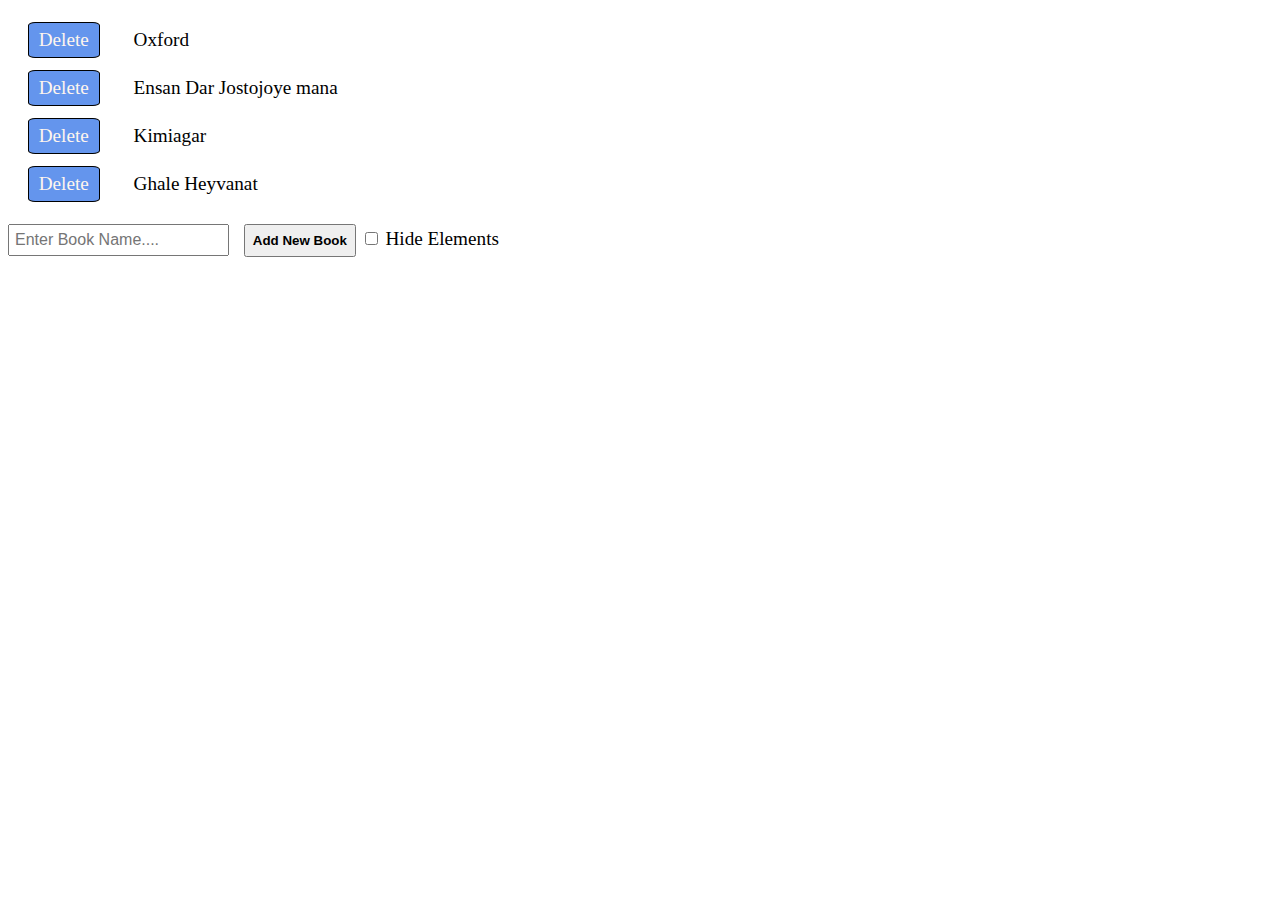
<file: flexProject/vue teset/localStorage/1.html>
<!DOCTYPE html>
<html lang="en">
<head>
    <meta charset="UTF-8">

    <title>Document</title>
    <style>
        body{
            font-size: 1.2rem;
            text-align: left;
        }   
        ul{
           margin-left: -30px;
        }
        ul .a{
          display: block;
          margin-top: 6px;
          text-align: left;

        }
        ul li{
            list-style: none;
            display: inline-block;
            margin:10px;
            text-align: left;
        }
        ul li .liText{
            display: inline-block !important;
        }
        a{
            text-decoration: none;
            color: seashell;
        }
        .del{
            background-color: cornflowerblue;
            border-radius: 10%;
            border: 1px solid black;
            display: inline-block;
            margin-right: 1.2rem;
            padding: 6px;
            width: 3em;
            text-align: center;
            color: seashell !important;
            cursor: pointer;
        }
        .del:hover{
            background: rgb(54, 120, 243);
            cursor: pointer;
        }
        #txt{
            padding: 5px;
            font-size: 16px;
            margin-right: 10px;
        }
        #bt{
            padding: 7px;
            cursor: pointer;
            font-weight: 800;
        }  
    </style>
</head>
<body>

<ul>
        <ul class="a">
            <span class="del">Delete</span>
            <li class="liText">Oxford</li>
        </ul>
        <ul class="a">
            <span class="del">Delete</span>
            <li class="liText">Ensan Dar Jostojoye mana</li>
        </ul>
        <ul class="a">
            <span class="del">Delete</span>
            <li class="liText">Kimiagar</li>
        </ul>
        <ul class="a">
            <span class="del">Delete</span>
            <li class="liText">Ghale Heyvanat</li>
        </ul>
    </ul>
    <form id="add-book">
      <input type="text" id="txt" placeholder="Enter Book Name....">
      <input type="button" id="bt" value="Add New Book">
      <input type="checkbox" id="chk"  > Hide Elements
    </form>

    <script type="text/javascript" src="js.js"></script>

</body>
</html>
</file>
<file: bootstrap test/bootstrap/css/style.css>
@font-face {
    font-family: irs;
    src: url('../..//fonts/IRANSansWeb\(FaNum\).ttf');
}
body{
    font-family: 'irs';
}
.icon{
    display: inline-flex;
    padding: 15px;
    border-radius: 15px;
    color: #0d6efd;
    background-color: rgb(231, 229, 227);
}
.bg-blue-dark{
   background-color :#243763;
}
.anime{
    transition: 1s all;
}
.anime:hover{
    transition: 1s all;
    transform: rotate(30deg);
    cursor: pointer;
}
.footer-header{
    border-bottom: 2px solid #000;
    height: 35px;
}
.footer-link{
    text-decoration: none;
    color: #000;
}
.footer-link:hover{
    color:#000;
}
</file>
<file: Shop Site/css/style.css>
html{
    box-sizing: border-box;
}
html, body{
    font-family: irs;
    direction: rtl;

}
::-moz-selection{
    color:rgb(26, 37, 97);
}
body{
    background: #d3ead3;
}
input{
    font-family: irs;
}
*{
    padding: 0;
    margin: 0;
    outline: 0;
    border:0;
    box-sizing: inherit;
}
*:before , *:after{
    box-sizing: inherit;
    font-family: fonticon;
    vertical-align: middle;
}
a{
    text-decoration: none;
}
a,span{
    display: inline-block;
}
ul li{
    list-style: none;
}
.container{
    width: 100%;
    max-width: 90%;
    padding: 0 15px;
    margin: 0 auto;
}
.header__shape {
    width: 100%;
    height: 265px;
    position: absolute;
    top: 0;
    left: 0;
    overflow: hidden;
}
.header__shape-inner{
    position: relative;
}
.header__shape-inner:before, .header__shape-inner:after {
    content: '';
    position: absolute;
    top: 0;
    width: 400px;
    border-radius: 0 0 50px 50px;
}
.header__shape-inner:before{
    background: rgba(84,195,255,0.18);
    height: 250px;
    left: -15px;
}
.header__shape-inner:after{
    background: #46b1ef;
    height: 300px;
    left: -80px;
    transform:rotate(-23deg);
    transform-origin: top left;
}

.navbar{
    width: 100%;
    background: #FFF;
    padding: 25px 40px;
    box-shadow: 0 5px 35px rgba(0, 0, 0, 0.07);
    border-radius: 3px;
    margin-top: 20px;
    position: relative;
}
.navbar_row{
    display: -ms-flexbox;
    display: -webkit-box;
    display: flex;
    -ms-flex-align: center;
    -webkit-box-align: center;
    align-items: center;
    -ms-flex-pack: justify;
    -webkit-box-pack: justify;
    justify-content: space-between;
}
.logo{
    width: 50px;
    height: 50px;
}
.header_logo{
    background: url('../img/weblogo.png') no-repeat;
    display: block;
    height: 100%;
}
.navbar_ul{
    display: -ms-flexbox;
    display: -webkit-box;
    display: flex;
}
.ul_link{
    padding: 8px 30px;
    color: #6c757d;
}
.active{
    color: #000;  font-weight: bold;
}
.ul_items{
    position: relative;
}
.ul_sub .ul_link::before{
    content: '\e127';
    position: absolute;
    top: 7px;
    right: 7px;
}
.ul_items:hover{
    background: rgb(184, 203, 255);
    border-radius: 6px;
}
.ul_sub{
    position: absolute;
    top:100%;
    right: 0;
    background: #fff;
    min-width: 220px;
    border-radius: 3px;
    padding: 10px;
    box-shadow: 0 5px 35px rgba(0, 0, 0, 0.07);
    visibility: hidden;
    z-index: 9999;
}
.ul_sub li ul{
    right: 100%;
    top:0;
}
.ul_sub .has-sub:before{
    content: '\e015';
    position: absolute;
    top:9px;
    left: 15px;
}
.has-sub:hover > .ul_sub{
    visibility: visible;
    transition: all 500ms  ease 200ms;
    
}
.navbar_action{
    display: -ms-flexbox;
    display: -webkit-box;
    display: flex;
}
.header_basket_icon, .header_account_icon{
    padding: 8px 14px 5px;
    border-radius: 3px;
    background: #f4f4f4;
    cursor: pointer;
}
.header_basket_icon::before{
    content: '\e109' ;
    font-size: 16px;
}
.header_account_icon::before{
    content: '\e136' ;
    font-size: 16px;
}
.header_account{
    margin-right: 10px;
    position: relative;
}
.header_basket{
    position: relative;
}
.header_basket_count{
    width: 20px;
    border-radius: 50%;
    line-height: 20px;
    position: absolute;
    color:#fff;
    background: #68c8ff;
    text-align: center;
    top:-7px;
    left:-6px;
}
.header_dropdown{
    width: 100%;
    min-width: 280px;
    background: #fff;
    margin-top: 15px;
    left: 0;
    position: absolute;
    border: 1px solid rgba(0, 0, 0, 0.1);
    display: none;
    z-index: 10;
}
.header_dropdown::before{
    content: '';
    width: 20px;
    height: 20px;
    background: #fff;
    transform:rotate(45deg);
    border: 1px solid rgba(0, 0, 0, 0.1);
    border-bottom: 0;
    border-right: 0;
    position: absolute;
    top:-11px;
    left: 16px;
}
.drop_width{
    min-width: 200px !important;
}
.header_dropdown_content{
    padding: 5px 0;
    width: 100%;
}
.dropdown_content_shopOverflow{
    overflow-y: auto;
    height: 400px;
}
.header_drowpdown_isActive{
    display: -ms-flexbox;
    display: -webkit-box;
    display: flex;
}
.header_top{
    display: -ms-flexbox;
    display: -webkit-box;
    display: flex;
    flex-direction: column; 
    align-items: center;
    padding: 150px 0;
}
.header_top_content{
    text-align: center;
    flex: 0 0 100%;
    max-width: 100%;
}
.top_h1{
    padding-bottom: 10px;
    color:rgba(65, 98, 148);
}
.top_h1_p{
    color:rgb(58, 56, 56);
}
.header_form{
    width: 60%;
}
.header_search{
    width: 100%;
    margin-top: 45px;
    position: relative;
}
.search{
    width: 100%;
    color:#000;
    background: #fff;
    height: 62px;
    border-radius: 40px;
    font-size: 16px;
    padding:0 35px;
    font-weight: 400;
    box-shadow: 0 5px 10px rgba(0, 0, 0, 0.07); 
}
.search:focus{
    box-shadow: 0 0 1px rgba(1, 1, 1, 0.8);
}
.btn{
    padding: 7px 25px;
    font-weight: 700;
    cursor: pointer;
    border-radius: 3px;
    white-space: nowrap;
    user-select: none;
}
.btn_brand {
    background: #46b1ef;
    color: #fff;
}

.btn_brand:hover {
    background: #2893d6;
}

.btn_shadow {
    box-shadow: 0 0 0 4px rgba(72, 186, 221, 0.2);
}
.btn_search{
    position: absolute;
    width: 42px;
    height: 42px;
    border-radius: 50%;
    top:10px;
    left: 15px;
    padding: unset !important;
}
.btn_search::before{
    content: '\e089';
    font-size: 22px;
    top:4px;
    position: relative;
    right: 2px;
}
</file>
<file: Shop Site/css/font.css>
@font-face {
    font-family: irs;
    font-style: normal;
    font-weight: bold;
    src: url('../fonts/iransans/eot/IRANSansWeb(FaNum)_Bold.eot');
    src: url('../fonts/iransans/eot/IRANSansWeb(FaNum)_Bold.eot?#iefix') format('embedded-opentype'), url('../fonts/iransans/woff2/IRANSansWeb(FaNum)_Bold.woff2') format('woff2'), url('../fonts/iransans/woff/IRANSansWeb(FaNum)_Bold.woff') format('woff'), url('../fonts/iransans/ttf/IRANSansWeb(FaNum)_Bold.ttf') format('truetype')
}

@font-face {
    font-family: irs;
    font-style: normal;
    font-weight: 500;
    src: url('../fonts/iransans/eot/IRANSansWeb(FaNum)_Medium.eot');
    src: url('../fonts/iransans/eot/IRANSansWeb(FaNum)_Medium.eot?#iefix') format('embedded-opentype'), url('../fonts/iransans/woff2/IRANSansWeb(FaNum)_Medium.woff2') format('woff2'), url('../fonts/iransans/woff/IRANSansWeb(FaNum)_Medium.woff') format('woff'), url('../fonts/iransans/ttf/IRANSansWeb(FaNum)_Medium.ttf') format('truetype')
}

@font-face {
    font-family: irs;
    font-style: normal;
    font-weight: 300;
    src: url('../fonts/iransans/eot/IRANSansWeb(FaNum)_Light.eot');
    src: url('../fonts/iransans/eot/IRANSansWeb(FaNum)_Light.eot?#iefix') format('embedded-opentype'), url('../fonts/iransans/woff2/IRANSansWeb(FaNum)_Light.woff2') format('woff2'), url('../fonts/iransans/woff/IRANSansWeb(FaNum)_Light.woff') format('woff'), url('../fonts/iransans/ttf/IRANSansWeb(FaNum)_Light.ttf') format('truetype')
}

@font-face {
    font-family: irs;
    font-style: normal;
    font-weight: 200;
    src: url('../fonts/iransans/eot/IRANSansWeb(FaNum)_UltraLight.eot');
    src: url('../fonts/iransans/eot/IRANSansWeb(FaNum)_UltraLight.eot?#iefix') format('embedded-opentype'), url('../fonts/iransans/woff2/IRANSansWeb(FaNum)_UltraLight.woff2') format('woff2'), url('../fonts/iransans/woff/IRANSansWeb(FaNum)_UltraLight.woff') format('woff'), url('../fonts/iransans/ttf/IRANSansWeb(FaNum)_UltraLight.ttf') format('truetype')
}

@font-face {
    font-family: irs;
    font-style: normal;
    font-weight: normal;
    src: url('../fonts/iransans/eot/IRANSansWeb(FaNum).eot');
    src: url('../fonts/iransans/eot/IRANSansWeb(FaNum).eot?#iefix') format('embedded-opentype'), url('../fonts/iransans/woff2/IRANSansWeb(FaNum).woff2') format('woff2'), url('../fonts/iransans/woff/IRANSansWeb(FaNum).woff') format('woff'), url('../fonts/iransans/ttf/IRANSansWeb(FaNum).ttf') format('truetype')
}

@font-face {
    font-family: fonticon;
    src: url('../fonts/fonticon/fonticon.eot');
    src: url('../fonts/fonticon/fonticon.eot?#iefix') format('embedded-opentype'), url('../fonts/fonticon/fonticon.woff2') format('woff2'), url('../fonts/fonticon/fonticon.woff') format('woff'), url('../fonts/fonticon/fonticon.ttf') format('truetype')
}
</file>
<file: Task/css/main.css>
@font-face {
  font-family: "Vazir";
  src: url("../fonts/Vazir.eot");
  /* IE9 Compat Modes */
  src: url("../fonts/Vazir.eot?#iefix") format("embedded-opentype"),
    url("../fonts/Vazir.woff2") format("woff2"),
    url("../fonts/Vazir.woff") format("woff"),
    url("../fonts/Vazir.ttf") format("truetype");
  /* Safari, Android, iOS */
}

body {
  direction: rtl;
  text-align: right !important;
  font-family: "Vazir" !important;
  background: #333;
}
.delete-item{
  cursor: pointer;
}
</file>
<file: weatherJs/css/main.css>
@font-face {
  font-family: "Vazir";
  src: url("../fonts/Vazir.eot");
  /* IE9 Compat Modes */
  src: url("../fonts/Vazir.eot?#iefix") format("embedded-opentype"),
    url("../fonts/Vazir.woff2") format("woff2"),
    url("../fonts/Vazir.woff") format("woff"),
    url("../fonts/Vazir.ttf") format("truetype");
  /* Safari, Android, iOS */
}

body {
  direction: rtl;
  text-align: right !important;
  font-family: "Vazir";
  line-height: 1.6;
  background: #23272B;
}
</file>
<file: to-do/css/main.css>
@import url('https://fonts.googleapis.com/css2?family=Share+Tech+Mono&display=swap');
@import url('https://cdn.jsdelivr.net/npm/bootstrap@5.0.2/dist/css/bootstrap.min.css');
@import url('button.css');

body {
  font-family: 'Share Tech Mono', monospace;
  background-color: pink;
  color: #0008;
}

#app {
  max-width: 980px;
  margin: 50px auto;
  padding: 0 15px;
}

.container {
  max-width: 400px;
  width: 100%;
  margin: auto;
}

h1 {
  text-align: center;
  font-weight: bolder;
  font-size: 50px;
  margin: 0;
}

div.items, form {
  box-shadow: 0 .5rem 1rem #00000026 !important;
  padding: 10px;
  background-color: #fff;
  border-radius: 1rem;
  margin-top: 50px;
}

form input {
  border-radius: 1rem !important;
  height: 50px;
  width: 100%;
  font-size: 25px !important;
  margin-bottom: 15px;
}

form button {
  width: 100%;
}

form input::placeholder {
  color: #ccc !important;
  font-size: 20px !important;
}

h2 {
  text-align: center;
  margin: 10px 0 25px 0;
  font-size: 25px;
}

.items ol {
  padding: 0;
  counter-reset: section;
}

.items li {
  margin-bottom: 15px;
  padding: 15px 20px;
  border-radius: 1rem;
  background-color: #f0f0f0;
  display: flex;
  padding: 15px 10px 5px 20px;
  justify-content: space-between;
}

.items li::before {
  counter-increment: section;
  content: counter(section) ". ";
  position: absolute;
}

.items li h3 {
  padding: 0;
  margin: 0;
  margin-left: 20px;
  font-size: 20px;
}

.items button.delete {
  background-color: rgb(150, 53, 53);
  padding: 13px 15px;
  margin-bottom: 5px;
  margin-top: -3px;
}

.items button.delete:after {
  content: "×";
  line-height: 28px;
  background-color: rgb(197, 57, 57);
}

@media (min-width: 768px) and (min-height: 600px) {
  .container {
    /* position: absolute;
    margin: auto;
    left: 50%;
    top: 50%;
    -webkit-transform: translate(-50%, -50%);
    transform: translate(-50%, -50%); */
  }
}
</file>
